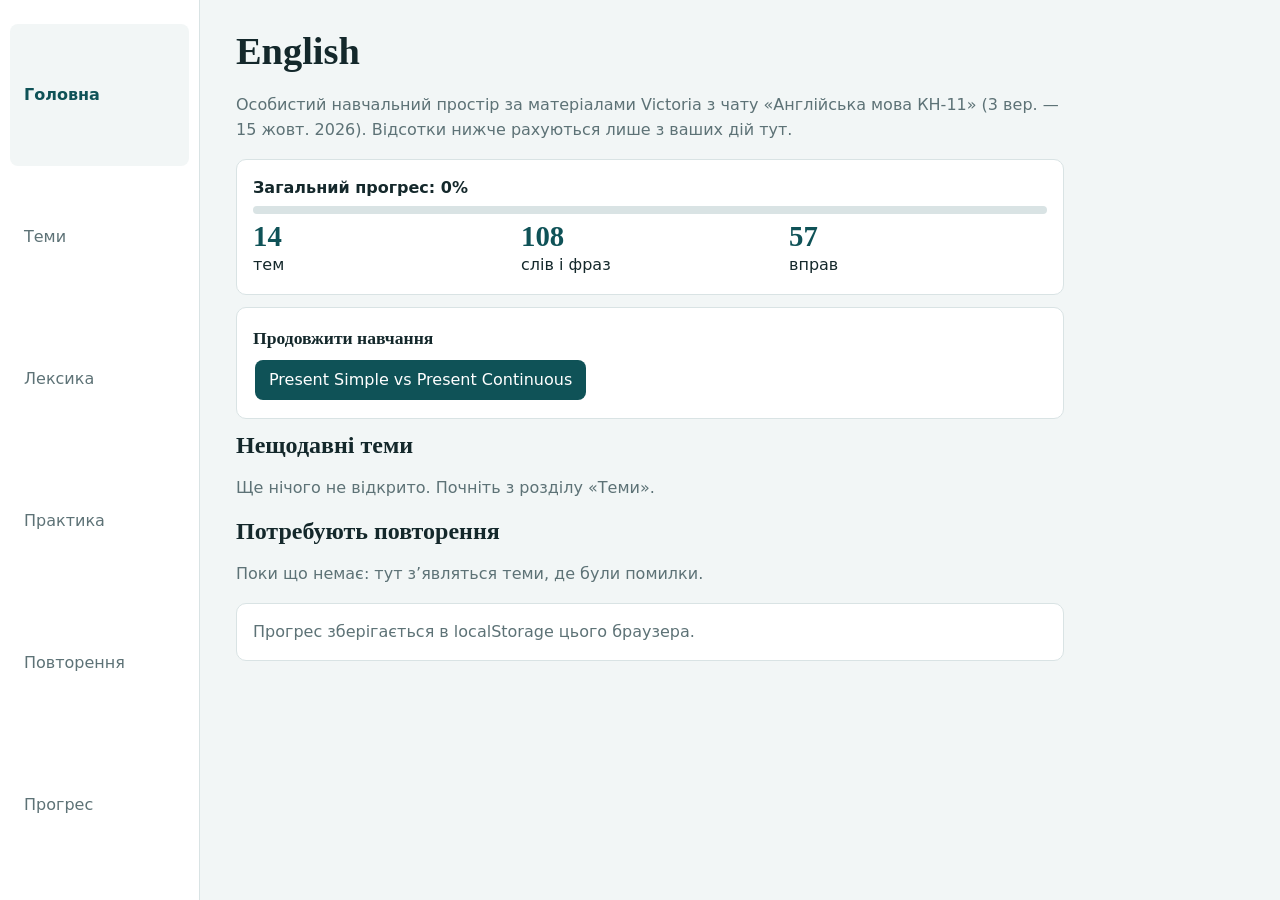
<file: index.html>
<!doctype html>
<html lang="uk"><head><meta charset="utf-8"><meta name="viewport" content="width=device-width, initial-scale=1, viewport-fit=cover"><title>English</title>
<link rel="stylesheet" href="style.css"></head><body>
<nav id="nav"></nav><main id="m"></main>
<script src="app.js"></script></body></html>
</file>
<file: style.css>
:root{--bg:#f2f6f6;--sf:#fff;--tx:#14282b;--mu:#5d7276;--ac:#0f5257;--on:#fff;--hl:#f2b134;--ok:#1b7f4b;--no:#b3341f;--bd:#d9e3e4;box-sizing:border-box;padding-top:env(safe-area-inset-top,0px);padding-bottom:env(safe-area-inset-bottom,0px)}
@media(prefers-color-scheme:dark){:root:not([data-theme="light"]){--bg:#0e1a1c;--sf:#162628;--tx:#e6f0f0;--mu:#93a9ac;--ac:#5cc0c6;--on:#0e1a1c;--ok:#4cc38a;--no:#ff8a73;--bd:#27403f}}
:root[data-theme="dark"]{--bg:#0e1a1c;--sf:#162628;--tx:#e6f0f0;--mu:#93a9ac;--ac:#5cc0c6;--on:#0e1a1c;--ok:#4cc38a;--no:#ff8a73;--bd:#27403f}
*{box-sizing:border-box}html,body{margin:0}body{background:var(--bg);color:var(--tx);font:16px/1.55 system-ui,-apple-system,"Segoe UI",Roboto,sans-serif}
h1,h2,h3{font-family:Georgia,"Times New Roman",serif;line-height:1.2;margin:.2em 0 .5em}h1{font-size:2.4rem}h2{font-size:1.5rem}h3{font-size:1.1rem}
.mu{color:var(--mu)}small{display:block;color:var(--mu)}
#nav{position:fixed;z-index:5;left:0;right:0;bottom:0;display:flex;background:var(--sf);border-top:1px solid var(--bd);padding-bottom:env(safe-area-inset-bottom,0px)}
#nav button{flex:1;border:0;background:none;color:var(--mu);padding:12px 2px;font:inherit;font-size:.78rem;cursor:pointer}
#nav button.on{color:var(--ac);font-weight:700;box-shadow:inset 0 3px var(--hl)}
main{max-width:860px;margin:0 auto;padding:20px 16px 90px}
@media(min-width:760px){#nav{top:0;right:auto;width:200px;flex-direction:column;border:0;border-right:1px solid var(--bd);padding:24px 10px}#nav button{text-align:left;font-size:1rem;padding:10px 14px;border-radius:8px}#nav button.on{box-shadow:none;background:var(--bg)}main{margin-left:220px;padding-bottom:40px}}
.card{background:var(--sf);border:1px solid var(--bd);border-radius:10px;padding:16px;margin:12px 0}
.grid{display:grid;gap:12px;grid-template-columns:repeat(auto-fill,minmax(230px,1fr))}.grid .card{margin:0;cursor:pointer}
.stats{display:grid;grid-template-columns:repeat(3,1fr);gap:10px}.stats b{font:700 1.8rem Georgia,serif;display:block;color:var(--ac)}
button,select,input{font:inherit;color:inherit}
.btn,.row button,.chip{background:var(--ac);color:var(--on);border:0;border-radius:8px;padding:8px 14px;cursor:pointer;margin:2px}
.chip{background:var(--sf);color:var(--tx);border:1px solid var(--bd)}.chip.on{background:var(--ac);color:var(--on)}
.row{display:flex;flex-wrap:wrap;align-items:center;gap:6px}
input,select{background:var(--sf);border:1px solid var(--bd);border-radius:8px;padding:8px 10px;max-width:100%}
.bar{height:8px;border-radius:4px;background:var(--bd);overflow:hidden;margin:6px 0}.bar i{display:block;height:100%;background:var(--ac);transition:width .4s}
.opt{display:block;width:100%;text-align:left;background:var(--sf);border:1px solid var(--bd);border-radius:8px;padding:10px 12px;margin:6px 0;cursor:pointer}
.opt.ok{border-color:var(--ok);background:color-mix(in srgb,var(--ok) 18%,transparent)}.opt.no{border-color:var(--no);background:color-mix(in srgb,var(--no) 18%,transparent)}
.fb{padding:10px 12px;border-radius:8px;margin:10px 0;border-left:4px solid}.fb.ok{border-color:var(--ok)}.fb.no{border-color:var(--no)}
.fcard{min-height:170px;display:flex;flex-direction:column;align-items:center;justify-content:center;text-align:center;font:1.6rem Georgia,serif;background:var(--sf);border:1px solid var(--bd);border-radius:12px;padding:20px;cursor:pointer;margin:12px 0}
.tag{display:inline-block;font-size:.8rem;border:1px solid var(--bd);border-radius:20px;padding:0 10px;color:var(--mu)}
.w{display:flex;justify-content:space-between;gap:8px;align-items:center;border-bottom:1px solid var(--bd);padding:8px 0}
.ex{border-left:3px solid var(--hl);padding-left:10px;margin:8px 0}
button:focus-visible,input:focus-visible,select:focus-visible{outline:2px solid var(--hl);outline-offset:2px}
@media(prefers-reduced-motion:reduce){*{transition:none!important}}
</file>
